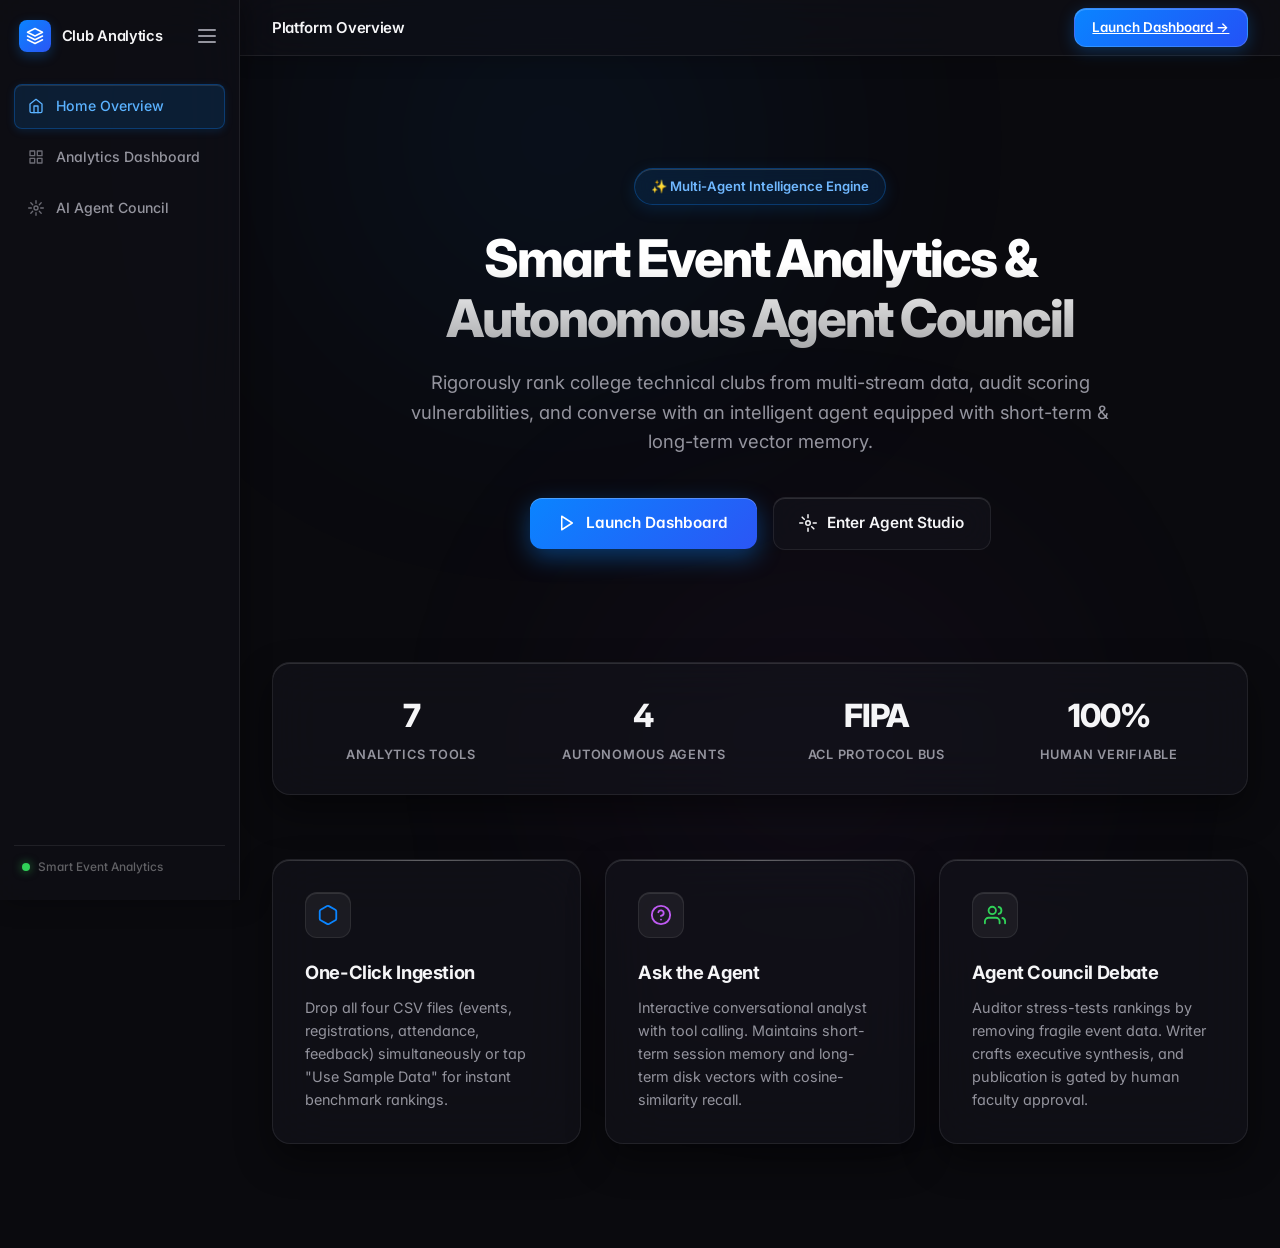
<file: static/landing.html>
<!DOCTYPE html>
<html lang="en">
<head>
    <meta charset="UTF-8">
    <meta name="viewport" content="width=device-width, initial-scale=1.0">
    <title>Club Analytics — AI Intelligence Platform</title>
    <link rel="stylesheet" href="style.css">
    <link href="https://fonts.googleapis.com/css2?family=Inter:wght@300;400;500;600;700;800&display=swap" rel="stylesheet">
    <style>
        /* Landing page custom GlassUI styles */
        .landing-hero {
            text-align: center;
            padding: 4.5rem 1.5rem 3rem;
            max-width: 900px;
            margin: 0 auto;
            position: relative;
        }
        .landing-badge {
            display: inline-flex;
            align-items: center;
            gap: 0.5rem;
            padding: 0.45rem 1rem;
            background: rgba(10, 132, 255, 0.12);
            border: 1px solid rgba(10, 132, 255, 0.3);
            border-radius: var(--radius-pill);
            color: #70b8ff;
            font-size: 0.82rem;
            font-weight: 600;
            margin-bottom: 1.5rem;
            box-shadow: 0 4px 16px rgba(10, 132, 255, 0.15), inset 0 1px 0 rgba(255, 255, 255, 0.15);
            backdrop-filter: blur(12px);
        }
        .landing-title {
            font-size: 3.25rem;
            font-weight: 800;
            line-height: 1.15;
            letter-spacing: -0.04em;
            margin-bottom: 1.25rem;
            background: linear-gradient(180deg, #FFFFFF 30%, rgba(255, 255, 255, 0.65) 100%);
            -webkit-background-clip: text;
            -webkit-text-fill-color: transparent;
        }
        .landing-subtitle {
            font-size: 1.15rem;
            color: var(--text-secondary);
            line-height: 1.6;
            margin-bottom: 2.5rem;
            max-width: 720px;
            margin-left: auto;
            margin-right: auto;
        }
        .landing-cta-group {
            display: flex;
            align-items: center;
            justify-content: center;
            gap: 1rem;
            flex-wrap: wrap;
            margin-bottom: 4rem;
        }
        .cta-btn-primary {
            display: inline-flex;
            align-items: center;
            gap: 0.6rem;
            padding: 0.85rem 1.8rem;
            background: linear-gradient(135deg, var(--accent), #2b56f5);
            color: white;
            font-weight: 600;
            font-size: 0.96rem;
            border-radius: var(--radius-md);
            text-decoration: none;
            box-shadow: 0 8px 25px rgba(10, 132, 255, 0.4), inset 0 1px 0 rgba(255, 255, 255, 0.25);
            transition: all 0.2s cubic-bezier(0.16, 1, 0.3, 1);
        }
        .cta-btn-primary:hover {
            transform: translateY(-2px);
            box-shadow: 0 12px 32px rgba(10, 132, 255, 0.55);
        }
        .cta-btn-secondary {
            display: inline-flex;
            align-items: center;
            gap: 0.6rem;
            padding: 0.85rem 1.6rem;
            background: var(--bg-raised);
            color: var(--text-primary);
            font-weight: 600;
            font-size: 0.96rem;
            border-radius: var(--radius-md);
            border: 1px solid var(--border-glass);
            text-decoration: none;
            backdrop-filter: blur(20px);
            box-shadow: var(--glass-rim);
            transition: all 0.2s;
        }
        .cta-btn-secondary:hover {
            background: var(--glass-hover);
            border-color: var(--border-specular);
            transform: translateY(-2px);
        }
        .landing-grid {
            display: grid;
            grid-template-columns: repeat(3, 1fr);
            gap: 1.5rem;
            margin-bottom: 4rem;
        }
        .feature-card {
            background: var(--bg-raised);
            border: 1px solid var(--border-glass);
            border-radius: var(--radius-lg);
            padding: 2rem;
            backdrop-filter: blur(28px);
            box-shadow: var(--glass-shadow), var(--glass-rim);
            transition: transform 0.25s, border-color 0.25s;
            position: relative;
            overflow: hidden;
        }
        .feature-card::before {
            content: '';
            position: absolute;
            top: 0; left: 0; right: 0;
            height: 1px;
            background: linear-gradient(90deg, transparent, rgba(255,255,255,0.25), transparent);
        }
        .feature-card:hover {
            transform: translateY(-4px);
            border-color: var(--border-specular);
        }
        .feature-icon-wrapper {
            width: 46px; height: 46px;
            border-radius: var(--radius-md);
            background: rgba(255, 255, 255, 0.05);
            border: 1px solid var(--border-glass);
            display: grid; place-items: center;
            margin-bottom: 1.25rem;
            color: var(--accent);
            box-shadow: inset 0 1px 0 rgba(255, 255, 255, 0.1);
        }
        .feature-title {
            font-size: 1.15rem;
            font-weight: 700;
            margin-bottom: 0.6rem;
            color: var(--text-primary);
            letter-spacing: -0.02em;
        }
        .feature-desc {
            font-size: 0.9rem;
            color: var(--text-secondary);
            line-height: 1.6;
        }
        .stats-bar {
            display: grid;
            grid-template-columns: repeat(4, 1fr);
            gap: 1.25rem;
            background: var(--bg-raised);
            border: 1px solid var(--border-glass);
            border-radius: var(--radius-lg);
            padding: 1.8rem 2rem;
            margin-bottom: 4rem;
            backdrop-filter: blur(24px);
            box-shadow: var(--glass-shadow), var(--glass-rim);
            text-align: center;
        }
        .stat-val {
            font-size: 2rem;
            font-weight: 800;
            color: var(--text-primary);
            letter-spacing: -0.03em;
            margin-bottom: 0.25rem;
        }
        .stat-lbl {
            font-size: 0.8rem;
            color: var(--text-secondary);
            text-transform: uppercase;
            letter-spacing: 0.06em;
            font-weight: 600;
        }
        @media (max-width: 900px) {
            .landing-title { font-size: 2.4rem; }
            .landing-grid { grid-template-columns: 1fr; }
            .stats-bar { grid-template-columns: repeat(2, 1fr); gap: 1.5rem; }
        }
    </style>
</head>
<body>
    <div class="app-shell">

        <!-- ─── Sidebar (3 Navigation Lines + 3-Line Hamburger) ─── -->
        <aside class="sidebar" id="app-sidebar">
            <div class="sidebar-header">
                <a href="landing.html" class="sidebar-brand">
                    <div class="brand-icon">
                        <svg width="18" height="18" viewBox="0 0 24 24" fill="none" stroke="currentColor" stroke-width="2" stroke-linecap="round" stroke-linejoin="round"><path d="M12 2L2 7l10 5 10-5-10-5zM2 17l10 5 10-5M2 12l10 5 10-5"/></svg>
                    </div>
                    <span class="brand-name">Club Analytics</span>
                </a>
                <button class="menu-toggle-btn" id="sidebar-toggle" title="Toggle Navigation" aria-label="Toggle Navigation">
                    <span></span>
                    <span></span>
                    <span></span>
                </button>
            </div>

            <nav class="sidebar-nav">
                <!-- Line 1: Home / Landing -->
                <a href="landing.html" class="nav-item active">
                    <svg width="16" height="16" viewBox="0 0 24 24" fill="none" stroke="currentColor" stroke-width="2" stroke-linecap="round" stroke-linejoin="round"><path d="M3 9l9-7 9 7v11a2 2 0 0 1-2 2H5a2 2 0 0 1-2-2z"/><polyline points="9 22 9 12 15 12 15 22"/></svg>
                    Home Overview
                </a>
                <!-- Line 2: Analytics Dashboard -->
                <a href="index.html" class="nav-item">
                    <svg width="16" height="16" viewBox="0 0 24 24" fill="none" stroke="currentColor" stroke-width="2" stroke-linecap="round" stroke-linejoin="round"><rect x="3" y="3" width="7" height="7"/><rect x="14" y="3" width="7" height="7"/><rect x="3" y="14" width="7" height="7"/><rect x="14" y="14" width="7" height="7"/></svg>
                    Analytics Dashboard
                </a>
                <!-- Line 3: AI Agents Studio -->
                <a href="agents.html" class="nav-item">
                    <svg width="16" height="16" viewBox="0 0 24 24" fill="none" stroke="currentColor" stroke-width="2" stroke-linecap="round" stroke-linejoin="round"><circle cx="12" cy="12" r="3"/><path d="M12 1v4M12 19v4M4.22 4.22l2.83 2.83M16.95 16.95l2.83 2.83M1 12h4M19 12h4M4.22 19.78l2.83-2.83M16.95 7.05l2.83-2.83"/></svg>
                    AI Agent Council
                </a>
            </nav>

            <div class="sidebar-footer">
                <div class="sidebar-status">
                    <span class="status-dot"></span>
                    <span class="status-label">Smart Event Analytics</span>
                </div>
            </div>
        </aside>

        <!-- ─── Main Area ─── -->
        <div class="main-area">

            <!-- ─── Glass Top Toolbar ─── -->
            <header class="toolbar">
                <h2 class="toolbar-title">Platform Overview</h2>
                <div class="toolbar-actions">
                    <a href="index.html" class="btn-primary small">Launch Dashboard →</a>
                </div>
            </header>

            <!-- ─── Main Content Canvas ─── -->
            <main class="canvas">
                <div class="landing-hero">
                    <div class="landing-badge">
                        <span>✨ Multi-Agent Intelligence Engine</span>
                    </div>
                    <h1 class="landing-title">Smart Event Analytics &amp; Autonomous Agent Council</h1>
                    <p class="landing-subtitle">
                        Rigorously rank college technical clubs from multi-stream data, audit scoring vulnerabilities, and converse with an intelligent agent equipped with short-term &amp; long-term vector memory.
                    </p>
                    <div class="landing-cta-group">
                        <a href="index.html" class="cta-btn-primary">
                            <svg width="18" height="18" viewBox="0 0 24 24" fill="none" stroke="currentColor" stroke-width="2" stroke-linecap="round" stroke-linejoin="round"><polygon points="5 3 19 12 5 21 5 3"/></svg>
                            Launch Dashboard
                        </a>
                        <a href="agents.html" class="cta-btn-secondary">
                            <svg width="18" height="18" viewBox="0 0 24 24" fill="none" stroke="currentColor" stroke-width="2" stroke-linecap="round" stroke-linejoin="round"><circle cx="12" cy="12" r="3"/><path d="M12 1v4M12 19v4M4.22 4.22l2.83 2.83M16.95 16.95l2.83 2.83M1 12h4M19 12h4"/></svg>
                            Enter Agent Studio
                        </a>
                    </div>
                </div>

                <!-- Stats Bar -->
                <div class="stats-bar">
                    <div>
                        <div class="stat-val">7</div>
                        <div class="stat-lbl">Analytics Tools</div>
                    </div>
                    <div>
                        <div class="stat-val">4</div>
                        <div class="stat-lbl">Autonomous Agents</div>
                    </div>
                    <div>
                        <div class="stat-val">FIPA</div>
                        <div class="stat-lbl">ACL Protocol Bus</div>
                    </div>
                    <div>
                        <div class="stat-val">100%</div>
                        <div class="stat-lbl">Human Verifiable</div>
                    </div>
                </div>

                <!-- Feature Grid -->
                <div class="landing-grid">
                    <div class="feature-card">
                        <div class="feature-icon-wrapper">
                            <svg width="22" height="22" viewBox="0 0 24 24" fill="none" stroke="currentColor" stroke-width="2" stroke-linecap="round" stroke-linejoin="round"><path d="M21 16V8a2 2 0 0 0-1-1.73l-7-4a2 2 0 0 0-2 0l-7 4A2 2 0 0 0 3 8v8a2 2 0 0 0 1 1.73l7 4a2 2 0 0 0 2 0l7-4A2 2 0 0 0 21 16z"/></svg>
                        </div>
                        <h3 class="feature-title">One-Click Ingestion</h3>
                        <p class="feature-desc">
                            Drop all four CSV files (events, registrations, attendance, feedback) simultaneously or tap "Use Sample Data" for instant benchmark rankings.
                        </p>
                    </div>

                    <div class="feature-card">
                        <div class="feature-icon-wrapper" style="color:var(--purple)">
                            <svg width="22" height="22" viewBox="0 0 24 24" fill="none" stroke="currentColor" stroke-width="2" stroke-linecap="round" stroke-linejoin="round"><circle cx="12" cy="12" r="10"/><path d="M9.09 9a3 3 0 0 1 5.83 1c0 2-3 3-3 3"/><line x1="12" y1="17" x2="12.01" y2="17"/></svg>
                        </div>
                        <h3 class="feature-title">Ask the Agent</h3>
                        <p class="feature-desc">
                            Interactive conversational analyst with tool calling. Maintains short-term session memory and long-term disk vectors with cosine-similarity recall.
                        </p>
                    </div>

                    <div class="feature-card">
                        <div class="feature-icon-wrapper" style="color:var(--green)">
                            <svg width="22" height="22" viewBox="0 0 24 24" fill="none" stroke="currentColor" stroke-width="2" stroke-linecap="round" stroke-linejoin="round"><path d="M17 21v-2a4 4 0 0 0-4-4H5a4 4 0 0 0-4 4v2"/><circle cx="9" cy="7" r="4"/><path d="M23 21v-2a4 4 0 0 0-3-3.87"/><path d="M16 3.13a4 4 0 0 1 0 7.75"/></svg>
                        </div>
                        <h3 class="feature-title">Agent Council Debate</h3>
                        <p class="feature-desc">
                            Auditor stress-tests rankings by removing fragile event data. Writer crafts executive synthesis, and publication is gated by human faculty approval.
                        </p>
                    </div>
                </div>
            </main>
        </div>
    </div>
    <script>
        // Sidebar toggle for mobile / desktop
        const toggleBtn = document.getElementById('sidebar-toggle');
        const sidebar = document.getElementById('app-sidebar');
        if (toggleBtn && sidebar) {
            toggleBtn.addEventListener('click', () => {
                sidebar.classList.toggle('open');
            });
        }
    </script>
</body>
</html>
</file>
<file: static/style.css>
/* ==========================================================================
   Club Analytics — GlassUI Theme with macOS Spatial Structure
   ========================================================================== */

/* ─── Design Tokens ─── */
:root {
    --bg-base:        #0a0a0e;
    --bg-raised:      rgba(20, 20, 28, 0.62);
    --bg-overlay:     rgba(16, 16, 22, 0.72);
    --glass-surface:  rgba(255, 255, 255, 0.045);
    --glass-hover:    rgba(255, 255, 255, 0.08);
    --glass-active:   rgba(255, 255, 255, 0.12);
    --border-glass:   rgba(255, 255, 255, 0.08);
    --border-specular:rgba(255, 255, 255, 0.16);
    --glass-shadow:   0 16px 36px 0 rgba(0, 0, 0, 0.45);
    --glass-rim:      inset 0 1px 0 0 rgba(255, 255, 255, 0.12);

    --text-primary:   #F5F5F7;
    --text-secondary: #94949E;
    --text-tertiary:  rgba(255, 255, 255, 0.35);

    --accent:         #0A84FF;
    --accent-hover:   #0070E0;
    --accent-glow:    rgba(10, 132, 255, 0.28);
    --green:          #30D158;
    --green-dim:      rgba(48, 209, 88, 0.14);
    --red:            #FF453A;
    --red-dim:        rgba(255, 69, 58, 0.14);
    --yellow:         #FFD60A;
    --yellow-dim:     rgba(255, 214, 10, 0.14);
    --purple:         #BF5AF2;
    --purple-dim:     rgba(191, 90, 242, 0.14);

    --sidebar-w:      240px;
    --toolbar-h:      56px;
    --radius-sm:      8px;
    --radius-md:      12px;
    --radius-lg:      18px;
    --radius-pill:    9999px;
}

/* ─── Reset & Base ─── */
*, *::before, *::after { box-sizing: border-box; margin: 0; padding: 0; }

body {
    font-family: 'Inter', -apple-system, BlinkMacSystemFont, 'SF Pro Display', sans-serif;
    background: var(--bg-base);
    color: var(--text-primary);
    line-height: 1.55;
    min-height: 100vh;
    -webkit-font-smoothing: antialiased;
    font-feature-settings: 'cv11', 'ss01';
    overflow-x: hidden;
    position: relative;
}

/* ─── Ambient Glow Backdrop (Glass UI Lights) ─── */
body::before, body::after {
    content: '';
    position: fixed;
    border-radius: 50%;
    filter: blur(140px);
    pointer-events: none;
    z-index: 0;
    opacity: 0.38;
}
body::before {
    top: -100px;
    left: 20%;
    width: 600px;
    height: 480px;
    background: radial-gradient(circle, rgba(10, 132, 255, 0.45), transparent 70%);
}
body::after {
    bottom: -80px;
    right: 15%;
    width: 550px;
    height: 450px;
    background: radial-gradient(circle, rgba(191, 90, 242, 0.35), transparent 70%);
}

/* Tabular numbers everywhere data appears */
td, th, .score-cell, .rank-badge, .tabnum { font-variant-numeric: tabular-nums; }
.hidden { display: none !important; }

/* ─── App Shell: Sidebar + Main ─── */
.app-shell {
    display: flex;
    min-height: 100vh;
    position: relative;
    z-index: 1;
}

/* ─── Sidebar (Left Panel with 3 Nav Lines + 3-Line Hamburger) ─── */
.sidebar {
    position: fixed;
    top: 0; left: 0; bottom: 0;
    width: var(--sidebar-w);
    background: var(--bg-overlay);
    backdrop-filter: blur(28px) saturate(190%);
    -webkit-backdrop-filter: blur(28px) saturate(190%);
    border-right: 1px solid var(--border-glass);
    box-shadow: 4px 0 24px rgba(0, 0, 0, 0.35);
    display: flex;
    flex-direction: column;
    padding: 1.25rem 0.85rem;
    z-index: 100;
    transition: transform 0.25s cubic-bezier(0.16, 1, 0.3, 1), width 0.25s ease;
}

.sidebar-header {
    display: flex;
    align-items: center;
    justify-content: space-between;
    padding: 0 0.35rem;
    margin-bottom: 2rem;
}

.sidebar-brand {
    display: flex;
    align-items: center;
    gap: 0.65rem;
    text-decoration: none;
}
.brand-icon {
    width: 32px; height: 32px;
    display: grid; place-items: center;
    background: linear-gradient(135deg, var(--accent), #2b56f5);
    border-radius: var(--radius-sm);
    color: white;
    flex-shrink: 0;
    box-shadow: 0 4px 12px var(--accent-glow);
}
.brand-name {
    font-size: 0.92rem;
    font-weight: 600;
    letter-spacing: -0.02em;
    color: var(--text-primary);
}

/* 3-Line Hamburger Icon / Button in Left Panel */
.menu-toggle-btn {
    background: transparent;
    border: none;
    color: var(--text-secondary);
    cursor: pointer;
    padding: 0.4rem;
    border-radius: var(--radius-sm);
    display: flex;
    flex-direction: column;
    justify-content: center;
    gap: 4px;
    width: 28px;
    height: 28px;
    transition: all 0.2s;
}
.menu-toggle-btn:hover {
    background: var(--glass-hover);
    color: var(--text-primary);
}
.menu-toggle-btn span {
    display: block;
    width: 18px;
    height: 2px;
    background: currentColor;
    border-radius: 2px;
    transition: transform 0.2s, opacity 0.2s;
}

/* Exactly 3 Lines / Items in Sidebar Nav */
.sidebar-nav {
    display: flex;
    flex-direction: column;
    gap: 0.4rem;
    flex: 1;
}
.nav-item {
    display: flex;
    align-items: center;
    gap: 0.75rem;
    padding: 0.65rem 0.85rem;
    border-radius: var(--radius-sm);
    color: var(--text-secondary);
    text-decoration: none;
    font-size: 0.88rem;
    font-weight: 500;
    transition: all 0.2s cubic-bezier(0.16, 1, 0.3, 1);
    border: 1px solid transparent;
}
.nav-item:hover {
    background: var(--glass-hover);
    color: var(--text-primary);
    border-color: rgba(255, 255, 255, 0.04);
}
.nav-item.active {
    background: rgba(10, 132, 255, 0.14);
    color: #5bb2ff;
    border-color: rgba(10, 132, 255, 0.3);
    box-shadow: inset 0 1px 0 0 rgba(255, 255, 255, 0.1), 0 2px 8px rgba(10, 132, 255, 0.15);
}
.nav-item svg { opacity: 0.7; flex-shrink: 0; }
.nav-item.active svg { opacity: 1; stroke: #5bb2ff; }

.sidebar-footer {
    padding: 0.75rem 0.5rem 0.25rem;
    border-top: 1px solid var(--border-glass);
    margin-top: auto;
}
.sidebar-status {
    display: flex;
    align-items: center;
    gap: 0.55rem;
}
.status-dot {
    width: 8px; height: 8px;
    border-radius: 50%;
    background: var(--green);
    flex-shrink: 0;
    box-shadow: 0 0 10px rgba(48, 209, 88, 0.6);
}
.status-label {
    font-size: 0.74rem;
    color: var(--text-tertiary);
    font-weight: 500;
}

/* ─── Main Area ─── */
.main-area {
    flex: 1;
    margin-left: var(--sidebar-w);
    display: flex;
    flex-direction: column;
    min-height: 100vh;
    position: relative;
}

/* ─── Toolbar (Glass Topbar) ─── */
.toolbar {
    position: sticky;
    top: 0;
    z-index: 90;
    height: var(--toolbar-h);
    display: flex;
    align-items: center;
    justify-content: space-between;
    padding: 0 2rem;
    background: var(--bg-overlay);
    backdrop-filter: blur(24px) saturate(190%);
    -webkit-backdrop-filter: blur(24px) saturate(190%);
    border-bottom: 1px solid var(--border-glass);
    box-shadow: 0 4px 20px rgba(0, 0, 0, 0.2);
}
.toolbar-title {
    font-size: 0.94rem;
    font-weight: 600;
    letter-spacing: -0.02em;
    color: var(--text-primary);
}
.toolbar-actions { display: flex; align-items: center; gap: 0.85rem; }

/* Segmented control (pill switch) */
.segmented-control {
    display: flex;
    background: var(--glass-surface);
    border-radius: var(--radius-pill);
    padding: 3px;
    border: 1px solid var(--border-glass);
    box-shadow: inset 0 1px 2px rgba(0, 0, 0, 0.3);
}
.seg-btn {
    padding: 0.35rem 0.95rem;
    font-size: 0.78rem;
    font-weight: 500;
    border: none;
    border-radius: var(--radius-pill);
    background: transparent;
    color: var(--text-secondary);
    cursor: pointer;
    transition: all 0.2s cubic-bezier(0.16, 1, 0.3, 1);
    font-family: inherit;
}
.seg-btn:hover:not(:disabled) { color: var(--text-primary); }
.seg-btn.active {
    background: var(--accent);
    color: white;
    box-shadow: 0 2px 8px var(--accent-glow), inset 0 1px 0 rgba(255, 255, 255, 0.2);
}
.seg-btn:disabled:not(.active) { opacity: 0.4; cursor: default; }

/* ─── Canvas (Main Content Workspace) ─── */
.canvas {
    flex: 1;
    padding: 2.5rem 2rem;
    max-width: 1180px;
    width: 100%;
    margin: 0 auto;
}

.view { display: none; }
.view.active { display: block; animation: viewIn 0.28s cubic-bezier(0.16, 1, 0.3, 1); }
@keyframes viewIn { from { opacity: 0; transform: translateY(8px); } to { opacity: 1; transform: none; } }

/* ─── Upload Hero ─── */
.upload-hero { margin-bottom: 2rem; }
.hero-title {
    font-size: 1.75rem;
    font-weight: 700;
    letter-spacing: -0.03em;
    color: var(--text-primary);
    margin-bottom: 0.4rem;
}
.hero-sub {
    font-size: 0.95rem;
    color: var(--text-secondary);
    font-weight: 400;
}

/* ─── Glass Buttons ─── */
.btn-accent-block {
    display: flex;
    align-items: center;
    justify-content: center;
    gap: 0.55rem;
    width: 100%;
    padding: 0.85rem 1.6rem;
    background: linear-gradient(135deg, var(--accent), #2655ff);
    color: white;
    border: 1px solid rgba(255, 255, 255, 0.15);
    border-radius: var(--radius-md);
    font-size: 0.92rem;
    font-weight: 600;
    font-family: inherit;
    cursor: pointer;
    box-shadow: 0 4px 18px var(--accent-glow), inset 0 1px 0 rgba(255, 255, 255, 0.2);
    transition: all 0.2s cubic-bezier(0.16, 1, 0.3, 1);
}
.btn-accent-block:hover {
    background: linear-gradient(135deg, var(--accent-hover), #1c49f5);
    box-shadow: 0 6px 24px rgba(10, 132, 255, 0.45);
    transform: translateY(-1px);
}
.btn-accent-block:active { transform: scale(0.985); }
.btn-accent-block:disabled { opacity: 0.5; cursor: not-allowed; transform: none; box-shadow: none; }

.btn-primary {
    display: inline-flex;
    align-items: center;
    justify-content: center;
    gap: 0.45rem;
    padding: 0.75rem 1.5rem;
    background: linear-gradient(135deg, var(--accent), #2352f7);
    color: white;
    border: 1px solid rgba(255, 255, 255, 0.15);
    border-radius: var(--radius-md);
    font-size: 0.9rem;
    font-weight: 600;
    font-family: inherit;
    cursor: pointer;
    width: 100%;
    box-shadow: 0 4px 16px var(--accent-glow), inset 0 1px 0 rgba(255, 255, 255, 0.2);
    transition: all 0.2s cubic-bezier(0.16, 1, 0.3, 1);
}
.btn-primary:hover {
    background: linear-gradient(135deg, var(--accent-hover), #1746f3);
    box-shadow: 0 6px 22px rgba(10, 132, 255, 0.45);
    transform: translateY(-1px);
}
.btn-primary:disabled { opacity: 0.4; cursor: not-allowed; transform: none; box-shadow: none; }

.btn-secondary {
    display: inline-flex;
    align-items: center;
    justify-content: center;
    padding: 0.6rem 1.2rem;
    background: var(--glass-surface);
    border: 1px solid var(--border-glass);
    color: var(--text-secondary);
    border-radius: var(--radius-md);
    font-size: 0.86rem;
    font-weight: 500;
    font-family: inherit;
    cursor: pointer;
    transition: all 0.15s;
    backdrop-filter: blur(12px);
}
.btn-secondary:hover {
    background: var(--glass-hover);
    color: var(--text-primary);
    border-color: var(--border-specular);
}

.btn-ghost {
    display: inline-flex;
    align-items: center;
    gap: 0.35rem;
    padding: 0.4rem 0.8rem;
    background: var(--glass-surface);
    border: 1px solid var(--border-glass);
    color: var(--text-secondary);
    border-radius: var(--radius-sm);
    font-size: 0.8rem;
    font-weight: 500;
    font-family: inherit;
    cursor: pointer;
    transition: all 0.15s;
    backdrop-filter: blur(12px);
}
.btn-ghost:hover {
    background: var(--glass-hover);
    color: var(--text-primary);
    border-color: var(--border-specular);
}

.btn-primary.small, .btn-secondary.small { width: auto; padding: 0.5rem 1.1rem; font-size: 0.84rem; }

/* ─── Divider ─── */
.divider {
    display: flex;
    align-items: center;
    gap: 1rem;
    margin: 1.75rem 0;
    color: var(--text-tertiary);
    font-size: 0.78rem;
    text-transform: uppercase;
    letter-spacing: 0.08em;
    font-weight: 600;
}
.divider::before, .divider::after { content: ''; flex: 1; height: 1px; background: var(--border-glass); }

/* ─── Glass Drop Zone ─── */
.drop-zone {
    display: flex;
    flex-direction: column;
    align-items: center;
    justify-content: center;
    padding: 2.75rem 2rem;
    border: 1.5px dashed var(--border-specular);
    border-radius: var(--radius-lg);
    background: rgba(255, 255, 255, 0.02);
    backdrop-filter: blur(16px);
    transition: all 0.25s cubic-bezier(0.16, 1, 0.3, 1);
    cursor: pointer;
    margin-bottom: 1.25rem;
    text-align: center;
    box-shadow: inset 0 1px 0 rgba(255, 255, 255, 0.05);
}
.drop-zone:hover, .drop-zone.drag-over {
    border-color: var(--accent);
    background: rgba(10, 132, 255, 0.08);
    box-shadow: 0 8px 30px rgba(10, 132, 255, 0.15), inset 0 1px 0 rgba(255, 255, 255, 0.1);
}
.drop-zone.drag-over { transform: scale(1.008); }
.drop-icon { color: var(--text-tertiary); margin-bottom: 0.85rem; }
.drop-text { font-size: 0.94rem; color: var(--text-secondary); margin-bottom: 0.35rem; }
.drop-hint { font-size: 0.78rem; color: var(--text-tertiary); }
.browse-link { color: var(--accent); cursor: pointer; text-decoration: none; font-weight: 500; }
.browse-link:hover { text-decoration: underline; }

/* ─── File Checklist ─── */
.file-checklist {
    list-style: none;
    display: grid;
    grid-template-columns: 1fr 1fr;
    gap: 0.5rem 1.25rem;
    margin-bottom: 1.5rem;
}
.file-checklist li {
    display: flex;
    align-items: center;
    gap: 0.55rem;
    color: var(--text-tertiary);
    font-size: 0.84rem;
    padding: 0.45rem 0.75rem;
    border-radius: var(--radius-sm);
    background: var(--glass-surface);
    border: 1px solid var(--border-glass);
    backdrop-filter: blur(12px);
    transition: all 0.2s;
}
.file-checklist li.matched {
    color: var(--green);
    background: var(--green-dim);
    border-color: rgba(48, 209, 88, 0.25);
    box-shadow: 0 2px 8px rgba(48, 209, 88, 0.1);
}
.file-checklist .check { font-weight: 700; width: 1rem; text-align: center; font-size: 0.88rem; }

/* ─── Spinner ─── */
.spinner {
    display: none;
    width: 16px; height: 16px;
    border: 2px solid rgba(255,255,255,0.25);
    border-radius: 50%;
    border-top-color: white;
    animation: spin 0.7s linear infinite;
}
@keyframes spin { to { transform: rotate(360deg); } }

/* ─── Glass Panels (Cards) ─── */
.panel {
    background: var(--bg-raised);
    backdrop-filter: blur(24px) saturate(190%);
    -webkit-backdrop-filter: blur(24px) saturate(190%);
    border: 1px solid var(--border-glass);
    border-radius: var(--radius-lg);
    padding: 1.75rem;
    box-shadow: var(--glass-shadow), var(--glass-rim);
}
.panel-title {
    font-size: 0.84rem;
    font-weight: 600;
    color: var(--text-secondary);
    text-transform: uppercase;
    letter-spacing: 0.05em;
    margin-bottom: 1.25rem;
}

/* Card compatibility */
.card {
    background: var(--bg-raised);
    backdrop-filter: blur(24px) saturate(190%);
    -webkit-backdrop-filter: blur(24px) saturate(190%);
    border: 1px solid var(--border-glass);
    border-radius: var(--radius-lg);
    padding: 1.5rem;
    box-shadow: var(--glass-shadow), var(--glass-rim);
}

/* ─── Results Grid ─── */
.results-header {
    display: flex;
    justify-content: space-between;
    align-items: center;
    margin-bottom: 1.75rem;
}
.dashboard-grid {
    display: grid;
    grid-template-columns: 1fr 1fr;
    gap: 1.25rem;
}
.col-span-2 { grid-column: span 2; }

/* ─── Table ─── */
.table-responsive { overflow-x: auto; }
table { width: 100%; border-collapse: collapse; text-align: left; }
th, td { padding: 0.85rem 1.1rem; }
th {
    color: var(--text-tertiary);
    font-weight: 600;
    text-transform: uppercase;
    font-size: 0.72rem;
    letter-spacing: 0.06em;
    border-bottom: 1px solid var(--border-glass);
}
td { border-bottom: 1px solid var(--border-glass); font-size: 0.9rem; }
tr:last-child td { border-bottom: none; }
tr:hover td { background: var(--glass-hover); }

.rank-badge {
    background: linear-gradient(135deg, var(--accent), #2b56f5);
    color: white;
    width: 28px; height: 28px;
    display: inline-flex;
    align-items: center;
    justify-content: center;
    border-radius: 50%;
    font-weight: 700;
    font-size: 0.82rem;
    box-shadow: 0 2px 8px var(--accent-glow);
}
.score-cell { font-weight: 700; color: var(--green); }

/* ─── Explanations & Notes ─── */
.explanation-item {
    padding: 1.1rem 0;
    border-bottom: 1px solid var(--border-glass);
}
.explanation-item:last-child { border-bottom: none; padding-bottom: 0; }
.explanation-item h4 {
    display: flex;
    align-items: center;
    gap: 0.55rem;
    margin-bottom: 0.45rem;
    font-size: 0.95rem;
    font-weight: 600;
}
.explanation-item p { color: var(--text-secondary); font-size: 0.9rem; margin: 0; }

.alert-panel { border-left: 3px solid var(--red); }
.alert-panel ul { list-style: none; }
.alert-panel li {
    color: var(--text-secondary);
    font-size: 0.88rem;
    padding: 0.45rem 0;
    display: flex;
    align-items: flex-start;
    gap: 0.55rem;
}
.alert-panel li::before { content: "•"; color: var(--red); font-weight: bold; }

/* ─── Responsive Sidebar Mobile Toggle ─── */
@media (max-width: 900px) {
    .sidebar {
        transform: translateX(-100%);
    }
    .sidebar.open {
        transform: translateX(0);
    }
    .main-area { margin-left: 0; }
    .dashboard-grid { grid-template-columns: 1fr; }
    .col-span-2 { grid-column: span 1; }
    .canvas { padding: 1.5rem 1rem; }
}
</file>
